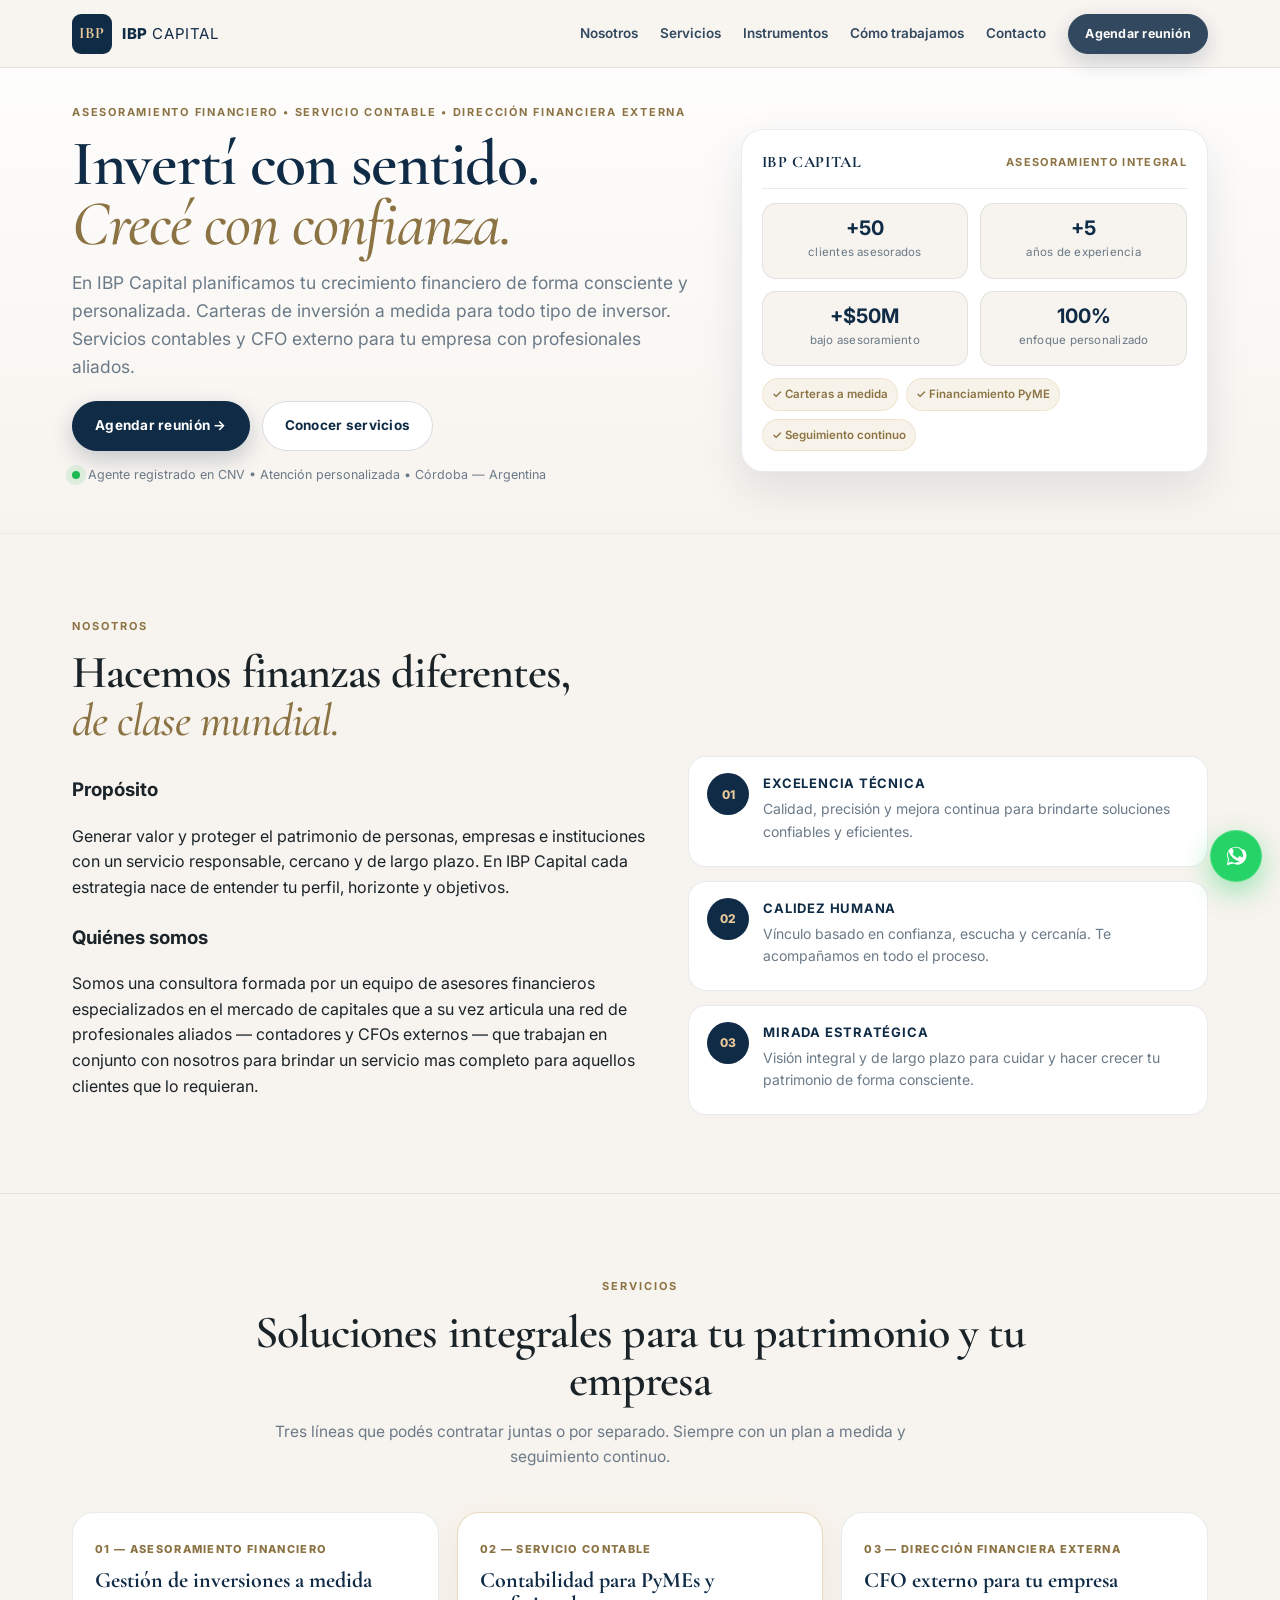
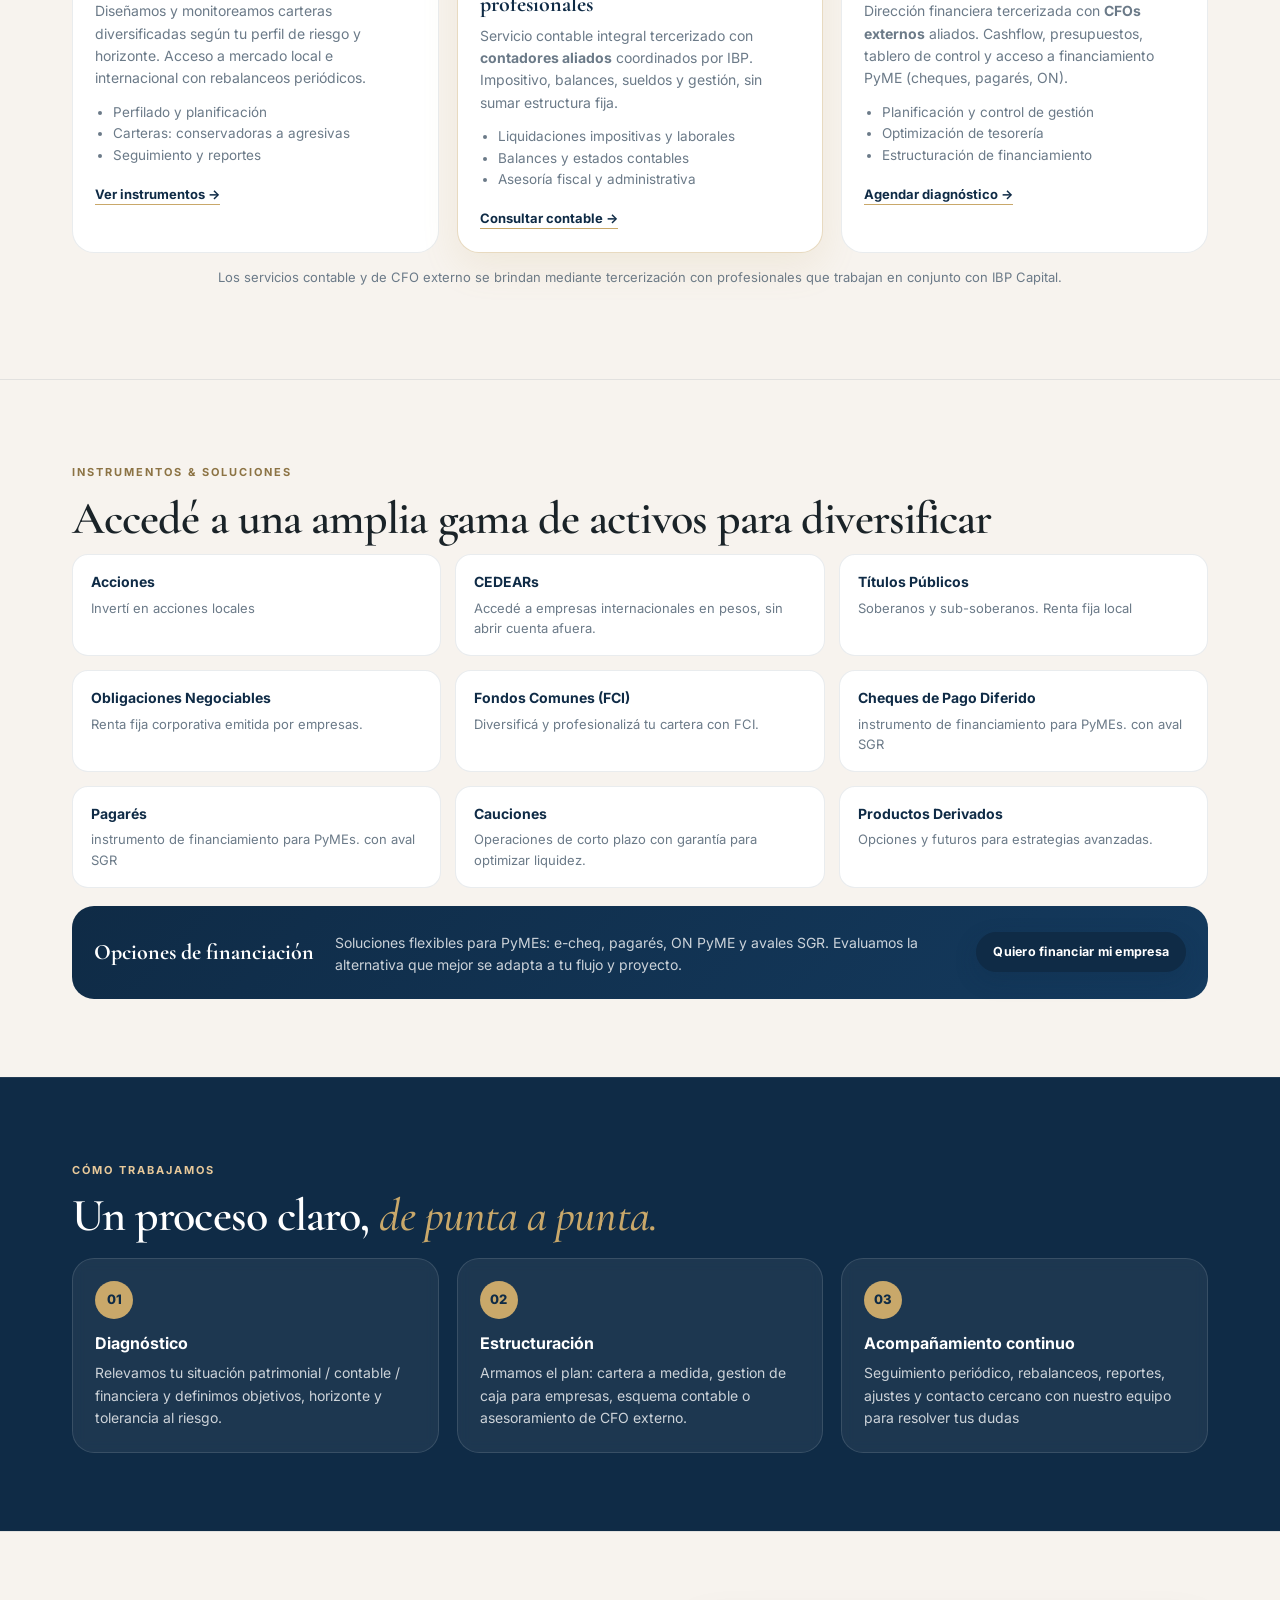
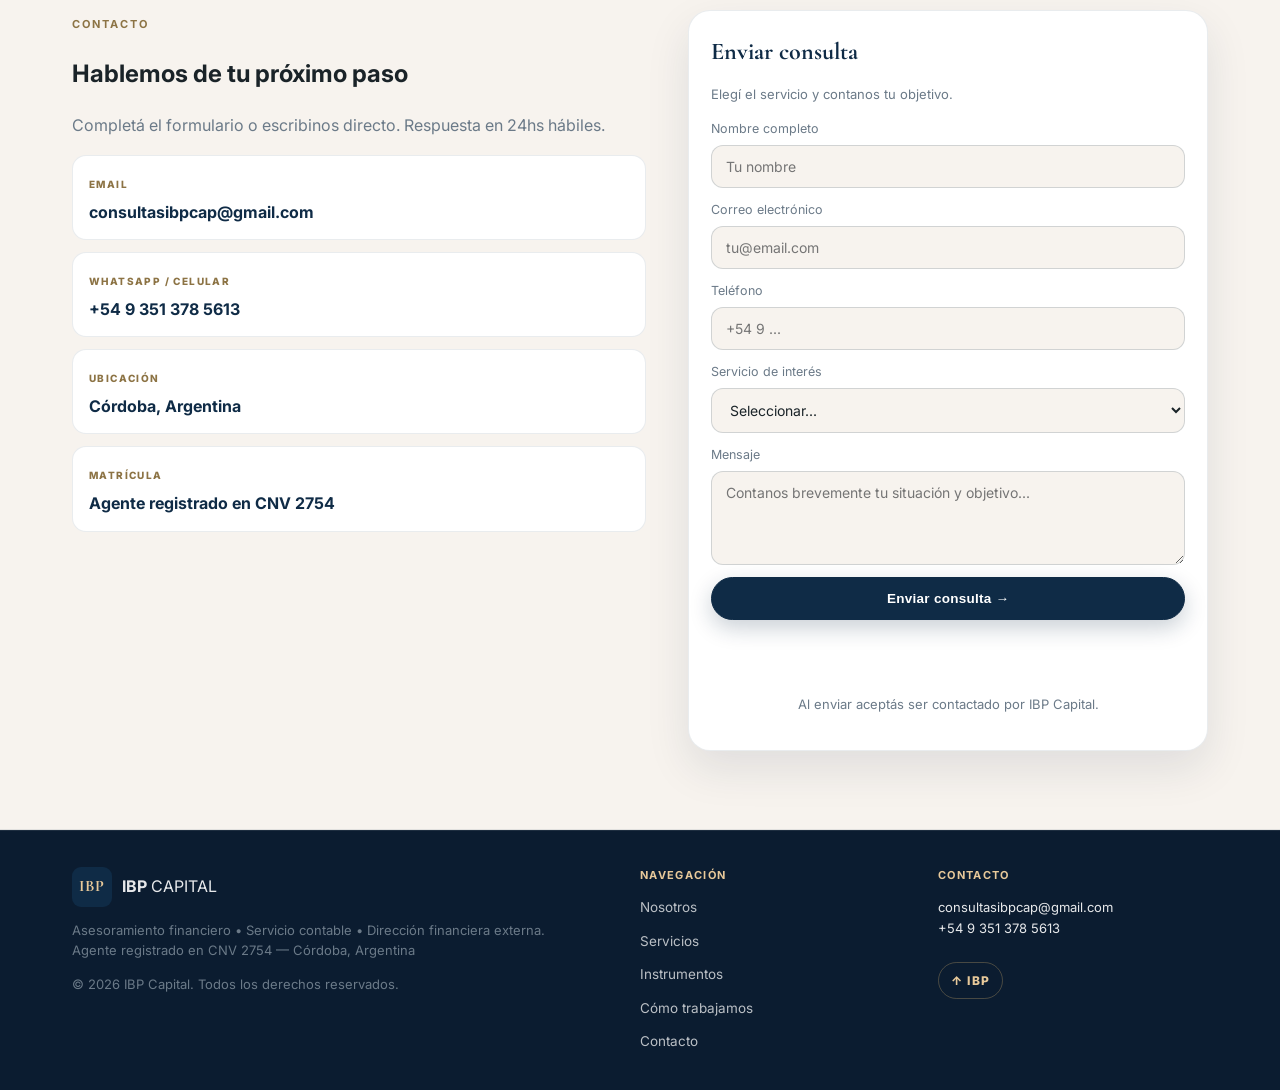
<file: index.html>
<!DOCTYPE html>
<html lang="es">
<head>
  <meta charset="UTF-8" />
  <meta name="viewport" content="width=device-width, initial-scale=1.0" />
  <!-- EDITABLE: SEO -->
  <title>IBP Capital | Asesoramiento financiero, servicio contable y dirección financiera externa</title>
  <meta name="description" content="IBP Capital — Asesoramiento financiero, servicio contable y dirección financiera externa (CFO externo) para PyMEs, empresas y familias. Estrategias a medida, con profesionales aliados. Agente registrado CNV 2754 Córdoba." />
  <meta name="robots" content="index, follow, max-image-preview:large" />
  <link rel="canonical" href="https://ibp-capital-pagina-web.vercel.app/" />
  <!-- Open Graph -->
  <meta property="og:type" content="website" />
  <meta property="og:url" content="https://ibp-capital-pagina-web.vercel.app/" />
  <meta property="og:title" content="IBP Capital | Asesoramiento financiero y CFO externo en Córdoba" />
  <meta property="og:description" content="Invertí con sentido. Crecé con confianza. Asesoramiento financiero + Servicio contable + CFO externo para PyMEs y familias en Córdoba. Agente registrado CNV 2754." />
  <meta property="og:image" content="https://ibp-capital-pagina-web.vercel.app/assets/og-image.png" />
  <meta property="og:image:width" content="1200" />
  <meta property="og:image:height" content="630" />
  <meta property="og:site_name" content="IBP Capital" />
  <meta property="og:locale" content="es_AR" />
  <!-- Twitter Card -->
  <meta name="twitter:card" content="summary_large_image" />
  <meta name="twitter:title" content="IBP Capital | Asesoramiento financiero y CFO externo en Córdoba" />
  <meta name="twitter:description" content="Invertí con sentido. Crecé con confianza. IBP Capital — Córdoba." />
  <meta name="twitter:image" content="https://ibp-capital-pagina-web.vercel.app/assets/og-image.png" />
  <!-- Geo tags para SEO local -->
  <meta name="geo.region" content="AR-X" />
  <meta name="geo.placename" content="Córdoba" />
  <!-- JSON-LD Entidad IBP Capital para SEO marca "IBP Capital" -->
  <script type="application/ld+json">{"@context":"https://schema.org","@type":"FinancialService","name":"IBP Capital","alternateName":["IBP","IBP CAPITAL"],"url":"https://ibp-capital-pagina-web.vercel.app/","logo":"https://ibp-capital-pagina-web.vercel.app/assets/logo-ibp-capital.png","image":"https://ibp-capital-pagina-web.vercel.app/assets/logo-ibp-capital.png","description":"Asesoramiento financiero, servicio contable y dirección financiera externa (CFO externo) para PyMEs, empresas y familias en Córdoba. Agente registrado CNV 2754.","address":{"@type":"PostalAddress","addressLocality":"Córdoba","addressRegion":"Córdoba","addressCountry":"AR"},"email":"consultasibpcap@gmail.com","telephone":"+5493513785613","areaServed":"AR","priceRange":"$$","knowsAbout":["asesoramiento financiero","mercado de capitales","CFO externo","servicio contable PyME","cheques avalados SGR","pagarés"]}</script>
  <script type="application/ld+json">{"@context":"https://schema.org","@type":"Organization","name":"IBP Capital","url":"https://ibp-capital-pagina-web.vercel.app/","logo":"https://ibp-capital-pagina-web.vercel.app/assets/logo-ibp-capital.png","sameAs":[]}</script>
  <link rel="icon" href="data:image/svg+xml,<svg xmlns='http://www.w3.org/2000/svg' viewBox='0 0 32 32'><rect width='32' height='32' rx='6' fill='%230F2B46'/><text x='50%' y='55%' dominant-baseline='middle' text-anchor='middle' font-family='serif' font-weight='700' font-size='14' fill='%23C9A86A'>IBP</text></svg>" />
  <link rel="preconnect" href="https://fonts.googleapis.com">
  <link rel="preconnect" href="https://fonts.gstatic.com" crossorigin>
  <link href="https://fonts.googleapis.com/css2?family=Cormorant+Garamond:wght@500;600;700&family=Inter:wght@400;500;600;700&display=swap" rel="stylesheet">
  <link rel="stylesheet" href="css/style.css" />
</head>
<body>
  <!-- NAVBAR -->
  <nav class="navbar" id="navbar">
    <div class="container nav-inner">
      <a href="#inicio" class="logo" aria-label="IBP Capital inicio">
        <!-- LOGO PROVISORIO tipográfico -->
        <span class="logo-mark">IBP</span>
        <span class="logo-text"><strong>IBP</strong> CAPITAL</span>
      </a>
      <div class="nav-links" id="navLinks">
        <a href="#nosotros">Nosotros</a>
        <a href="#servicios">Servicios</a>
        <a href="#instrumentos">Instrumentos</a>
        <a href="#metodo">Cómo trabajamos</a>
        <a href="#contacto">Contacto</a>
        <a href="#contacto" class="btn btn-navy btn-sm">Agendar reunión</a>
      </div>
      <button class="hamburger" id="hamburger" aria-label="Abrir menú"><span></span><span></span><span></span></button>
    </div>
  </nav>

  <!-- HERO -->
  <section id="inicio" class="hero">
    <div class="container hero-grid">
      <div>
        <!-- EDITABLE: Hero -->
        <p class="eyebrow reveal">Asesoramiento financiero • Servicio contable • Dirección financiera externa</p>
        <h1 class="reveal d1">Invertí con sentido.<br><span>Crecé con confianza.</span></h1>
        <p class="hero-sub reveal d2">En IBP Capital planificamos tu crecimiento financiero de forma consciente y personalizada. Carteras de inversión a medida para todo tipo de inversor. Servicios contables y CFO externo para tu empresa con profesionales aliados.</p>
        <div class="hero-actions reveal d3">
          <a href="#contacto" class="btn btn-navy">Agendar reunión →</a>
          <a href="#servicios" class="btn btn-ghost">Conocer servicios</a>
        </div>
        <p class="hero-trust reveal d3"><span class="dot"></span> Agente registrado en CNV • Atención personalizada • Córdoba — Argentina</p>
      </div>
      <div class="hero-card reveal d1">
        <div class="hero-card-head">
          <strong>IBP CAPITAL</strong><span>Asesoramiento integral</span>
        </div>
        <div class="hero-stats">
          <!-- EDITABLE: Stats -->
          <div><strong>+50</strong><span>clientes asesorados</span></div>
          <div><strong>+5</strong><span>años de experiencia</span></div>
          <div><strong>+$50M</strong><span>bajo asesoramiento</span></div>
          <div><strong>100%</strong><span>enfoque personalizado</span></div>
        </div>
        <div class="hero-mini">
          <span>✓ Carteras a medida</span><span>✓ Financiamiento PyME</span><span>✓ Seguimiento continuo</span>
        </div>
      </div>
    </div>
  </section>

  <!-- PROPÓSITO / VALORES — inspiración SyC -->
  <section id="nosotros" class="section">
    <div class="container">
      <div class="section-header reveal">
        <span class="section-num">Nosotros</span>
        <h2>Hacemos finanzas diferentes,<br><em>de clase mundial.</em></h2>
      </div>
      <div class="grid-2">
        <!-- EDITABLE: Nosotros -->
        <div class="reveal">
          <h3>Propósito</h3>
          <p>Generar valor y proteger el patrimonio de personas, empresas e instituciones con un servicio responsable, cercano y de largo plazo. En IBP Capital cada estrategia nace de entender tu perfil, horizonte y objetivos.</p>
          <h3 style="margin-top:22px">Quiénes somos</h3>
          <p>Somos una consultora formada por un equipo de asesores financieros especializados en el mercado de capitales que a su vez articula una red de profesionales aliados — contadores y CFOs externos — que trabajan en conjunto con nosotros para brindar un servicio mas completo para aquellos clientes que lo requieran.</p>

        </div>
        <div class="valores reveal d1">
          <div class="valor">
            <span>01</span>
            <div><h4>Excelencia Técnica</h4><p>Calidad, precisión y mejora continua para brindarte soluciones confiables y eficientes.</p></div>
          </div>
          <div class="valor">
            <span>02</span>
            <div><h4>Calidez Humana</h4><p>Vínculo basado en confianza, escucha y cercanía. Te acompañamos en todo el proceso.</p></div>
          </div>
          <div class="valor">
            <span>03</span>
            <div><h4>Mirada Estratégica</h4><p>Visión integral y de largo plazo para cuidar y hacer crecer tu patrimonio de forma consciente.</p></div>
          </div>

        </div>
      </div>
    </div>
  </section>

  <!-- SERVICIOS PRINCIPALES — 3 pilares IBP -->
  <section id="servicios" class="section section-cream">
    <div class="container">
      <div class="section-header center reveal">
        <span class="section-num">Servicios</span>
        <!-- EDITABLE: Header servicios -->
        <h2>Soluciones integrales para tu patrimonio y tu empresa</h2>
        <p class="section-sub">Tres líneas que podés contratar juntas o por separado. Siempre con un plan a medida y seguimiento continuo.</p>
      </div>
      <div class="cards-3">
        <!-- EDITABLE: Servicio 1 -->
        <article class="card reveal">
          <span class="card-num">01 — Asesoramiento financiero</span>
          <h3>Gestión de inversiones a medida</h3>
          <p>Diseñamos y monitoreamos carteras diversificadas según tu perfil de riesgo y horizonte. Acceso a mercado local e internacional con rebalanceos periódicos.</p>
          <ul>
            <li>Perfilado y planificación</li>
            <li>Carteras: conservadoras a agresivas</li>
            <li>Seguimiento y reportes</li>
          </ul>
          <a href="#instrumentos" class="card-link">Ver instrumentos →</a>
        </article>
        <!-- EDITABLE: Servicio 2 -->
        <article class="card card-featured reveal d1">
          <span class="card-num">02 — Servicio contable</span>
          <h3>Contabilidad para PyMEs y profesionales</h3>
          <p>Servicio contable integral tercerizado con <strong>contadores aliados</strong> coordinados por IBP. Impositivo, balances, sueldos y gestión, sin sumar estructura fija.</p>
          <ul>
            <li>Liquidaciones impositivas y laborales</li>
            <li>Balances y estados contables</li>
            <li>Asesoría fiscal y administrativa</li>
          </ul>
          <a href="#contacto" class="card-link">Consultar contable →</a>
        </article>
        <!-- EDITABLE: Servicio 3 -->
        <article class="card reveal d2">
          <span class="card-num">03 — Dirección financiera externa</span>
          <h3>CFO externo para tu empresa</h3>
          <p>Dirección financiera tercerizada con <strong>CFOs externos</strong> aliados. Cashflow, presupuestos, tablero de control y acceso a financiamiento PyME (cheques, pagarés, ON).</p>
          <ul>
            <li>Planificación y control de gestión</li>
            <li>Optimización de tesorería</li>
            <li>Estructuración de financiamiento</li>
          </ul>
          <a href="#contacto" class="card-link">Agendar diagnóstico →</a>
        </article>
      </div>
      <p class="center muted small" style="margin-top:14px">Los servicios contable y de CFO externo se brindan mediante tercerización con profesionales que trabajan en conjunto con IBP Capital.</p>
    </div>
  </section>

  <!-- INSTRUMENTOS — grid SyC -->
  <section id="instrumentos" class="section">
    <div class="container">
      <div class="section-header reveal">
        <span class="section-num">Instrumentos & Soluciones</span>
        <h2>Accedé a una amplia gama de activos para diversificar</h2>

      </div>
      <div class="grid-instrumentos reveal d1">
        <!-- EDITABLE: cada instrumento -->
        <div class="inst"><h4>Acciones</h4><p>Invertí en acciones locales</p></div>
        <div class="inst"><h4>CEDEARs</h4><p>Accedé a empresas internacionales en pesos, sin abrir cuenta afuera.</p></div>
        <div class="inst"><h4>Títulos Públicos</h4><p>Soberanos y sub-soberanos. Renta fija local</p></div>
        <div class="inst"><h4>Obligaciones Negociables</h4><p>Renta fija corporativa emitida por empresas.</p></div>
        <div class="inst"><h4>Fondos Comunes (FCI)</h4><p>Diversificá y profesionalizá tu cartera con FCI.</p></div>
        <div class="inst"><h4>Cheques de Pago Diferido</h4><p>instrumento de financiamiento para PyMEs. con aval SGR</p></div>
        <div class="inst"><h4>Pagarés</h4><p>instrumento de financiamiento para PyMEs. con aval SGR</p></div>
        <div class="inst"><h4>Cauciones</h4><p>Operaciones de corto plazo con garantía para optimizar liquidez.</p></div>
        <div class="inst"><h4>Productos Derivados</h4><p>Opciones y futuros para estrategias avanzadas.</p></div>
      </div>
      <div class="financiacion reveal">
        <h3>Opciones de financiación</h3>
        <p>Soluciones flexibles para PyMEs: e-cheq, pagarés, ON PyME y avales SGR. Evaluamos la alternativa que mejor se adapta a tu flujo y proyecto.</p>
        <a href="#contacto" class="btn btn-navy btn-sm">Quiero financiar mi empresa</a>
      </div>
    </div>
  </section>

  <!-- CÓMO TRABAJAMOS — 3 pasos Mabra -->
  <section id="metodo" class="section section-navy">
    <div class="container">
      <div class="section-header reveal">
        <span class="section-num light">Cómo trabajamos</span>
        <h2 style="color:#fff">Un proceso claro, <em style="color:var(--gold)">de punta a punta.</em></h2>
      </div>
      <div class="steps">
        <div class="step reveal">
          <span>01</span>
          <h4>Diagnóstico</h4>
          <p>Relevamos tu situación patrimonial / contable / financiera y definimos objetivos, horizonte y tolerancia al riesgo.</p>
        </div>
        <div class="step reveal d1">
          <span>02</span>
          <h4>Estructuración</h4>
          <p>Armamos el plan: cartera a medida, gestion de caja para empresas, esquema contable o asesoramiento de CFO externo.</p>
        </div>
        <div class="step reveal d2">
          <span>03</span>
          <h4>Acompañamiento continuo</h4>
          <p>Seguimiento periódico, rebalanceos, reportes, ajustes y contacto cercano con nuestro equipo para resolver tus dudas</p>
        </div>
      </div>
    </div>
  </section>

  <!-- CONTACTO -->
  <section id="contacto" class="section section-cream">
    <div class="container">
      <div class="grid-2">
        <div class="reveal">
          <span class="section-num">Contacto</span>
          <h2>Hablemos de tu próximo paso</h2>
          <p class="muted">Completá el formulario o escribinos directo. Respuesta en 24hs hábiles.</p>
          <div class="contact-info">
            <!-- EDITABLE: Contacto -->
            <div class="ci"><span>Email</span><a href="mailto:consultasibpcap@gmail.com">consultasibpcap@gmail.com</a></div>
            <div class="ci"><span>WhatsApp / Celular</span><a href="https://wa.me/5493513785613?text=Hola%20IBP%20Capital%20quisiera%20asesoramiento">+54 9 351 378 5613</a></div>
            <div class="ci"><span>Ubicación</span><strong>Córdoba, Argentina</strong></div>
            <div class="ci"><span>Matrícula</span><strong>Agente registrado en CNV 2754</strong></div>
          </div>
        </div>
        <div class="form-wrap reveal d1">
          <h3>Enviar consulta</h3>
          <p class="muted small">Elegí el servicio y contanos tu objetivo.</p>
          <!-- EDITABLE: Formulario -->
          <form id="contactForm" action="https://formsubmit.co/consultasibpcap@gmail.com" method="POST">
            <input type="hidden" name="_subject" value="Nueva consulta IBP Capital web" />
            <input type="hidden" name="_captcha" value="false" />
            <input type="hidden" name="_template" value="table" />
            <input type="hidden" name="_next" value="https://ibp-capital-pagina-web.vercel.app/" />
            <input type="text" name="_honey" style="display:none" />
            <label>Nombre completo<input type="text" name="nombre" placeholder="Tu nombre" required /></label>
            <label>Correo electrónico<input type="email" name="email" placeholder="tu@email.com" required /></label>
            <label>Teléfono<input type="tel" name="telefono" placeholder="+54 9 ... " /></label>
            <label>Servicio de interés
              <select name="servicio" required>
                <option value="">Seleccionar...</option>
                <option>Asesoramiento financiero</option>
                <option>Servicio contable</option>
                <option>Dirección financiera externa (CFO)</option>
                <option>Financiamiento PyME</option>
                <option>Otro</option>
              </select>
            </label>
            <label>Mensaje<textarea name="mensaje" rows="4" placeholder="Contanos brevemente tu situación y objetivo..." required></textarea></label>
            <button type="submit" class="btn btn-navy btn-block" id="submitBtn">Enviar consulta →</button>
            <p id="formStatus" class="form-status"></p>
            <p class="muted small" style="text-align:center; margin-top:6px">Al enviar aceptás ser contactado por IBP Capital.</p>
          </form>
        </div>
      </div>
    </div>
  </section>

  <footer class="footer">
    <div class="container">
      <div class="footer-grid">
        <div>
          <div class="logo footer-logo"><span class="logo-mark">IBP</span><span><strong>IBP</strong> CAPITAL</span></div>
          <p class="muted small">Asesoramiento financiero • Servicio contable • Dirección financiera externa.<br>Agente registrado en CNV 2754 — Córdoba, Argentina</p>
          <p class="muted small">© 2026 IBP Capital. Todos los derechos reservados.</p>
        </div>
        <div>
          <h4>Navegación</h4>
          <ul class="footer-links">
            <li><a href="#nosotros">Nosotros</a></li><li><a href="#servicios">Servicios</a></li><li><a href="#instrumentos">Instrumentos</a></li><li><a href="#metodo">Cómo trabajamos</a></li><li><a href="#contacto">Contacto</a></li>
          </ul>
        </div>
        <div>
          <h4>Contacto</h4>
          <p class="small"><a href="mailto:consultasibpcap@gmail.com">consultasibpcap@gmail.com</a><br><a href="https://wa.me/5493513785613">+54 9 351 378 5613</a></p>
          <a href="#inicio" class="to-top">↑ IBP</a>
        </div>
      </div>
    </div>
  </footer>

  <a class="whatsapp-float" href="https://wa.me/5493513785613?text=Hola%20IBP%20Capital%20quisiera%20asesoramiento" target="_blank" rel="noopener" aria-label="WhatsApp IBP Capital">
    <svg viewBox="0 0 24 24" width="22" height="22" fill="currentColor"><path d="M19.05 4.94A9.91 9.91 0 0 0 12.04 2C6.58 2 2.14 6.45 2.14 10.92c0 1.57.41 3.1 1.19 4.45L2 22l6.77-1.78a9.87 9.87 0 0 0 4.74 1.21h.01c5.46 0 9.9-4.45 9.9-9.92 0-2.65-1.03-5.14-2.9-7.01l.03.04ZM12.05 19.6h-.01a8.13 8.13 0 0 1-4.15-1.14l-.3-.18-4.02 1.06 1.07-3.92-.2-.4a8.09 8.09 0 0 1-1.24-4.1c0-4.52 3.67-8.2 8.19-8.2 2.19 0 4.25.85 5.8 2.4a8.18 8.18 0 0 1 2.4 5.8c0 4.52-3.68 8.2-8.19 8.2l.45-.52Zm6.7-6.16c-.37-.19-2.2-1.09-2.54-1.21-.34-.12-.59-.19-.84.19-.25.37-.96 1.21-1.18 1.46-.22.25-.44.28-.81.09-.37-.19-1.56-.58-2.97-1.84-1.1-.98-1.84-2.19-2.06-2.56-.22-.37-.02-.57.16-.76.16-.16.37-.44.56-.66.18-.22.25-.37.37-.62.12-.25.06-.47-.03-.66-.09-.19-.84-2.03-1.15-2.78-.3-.72-.61-.62-.84-.63l-.72-.01c-.25 0-.66.09-1 .47-.34.37-1.31 1.28-1.31 3.12s1.34 3.62 1.53 3.87c.19.25 2.64 4.03 6.4 5.65.89.38 1.59.61 2.13.78.9.29 1.71.25 2.36.15.72-.11 2.2-.9 2.51-1.77.31-.87.31-1.62.22-1.77-.09-.15-.34-.25-.71-.43l-.02-.02Z"/></svg>
  </a>
  <script src="js/main.js"></script>
</body>
</html>
</file>
<file: css/style.css>
:root{
  --bg:#F7F3EE;
  --bg-cream:#F0E8D9;
  --bg-white:#FFFFFF;
  --navy:#0F2B46;
  --navy2:#143A5E;
  --navy3:#0B1C30;
  --gold:#C9A86A;
  --gold2:#E8C99A;
  --gold3:#8C7344;
  --line:rgba(15,43,70,.09);
  --line2:rgba(15,43,70,.16);
  --text:#1A2328;
  --muted:#6B7A88;
  --muted2:#8A9AA8;
  --radius:18px;
  --radius-lg:22px;
  --max:1180px;
  --nav-h:68px;
}
*{box-sizing:border-box}
html{scroll-behavior:smooth}
body{margin:0; background:var(--bg); color:var(--text); font-family:Inter, system-ui, sans-serif; line-height:1.6; -webkit-font-smoothing:antialiased}
a{color:inherit; text-decoration:none}
img{max-width:100%}
.container{max-width:var(--max); margin:0 auto; padding:0 22px}
.section{padding:78px 0; position:relative}
.section-cream{background:var(--bg); border-top:1px solid var(--line); border-bottom:1px solid var(--line)}
.section-navy{background:var(--navy); color:#fff; border-top:1px solid rgba(255,255,255,.08)}
.section-header h2{font-family:"Cormorant Garamond", serif; font-size: clamp(32px, 4.2vw, 46px); line-height:1.05; margin:10px 0 12px; font-weight:600; letter-spacing:-.02em}
.section-header.center{text-align:center; max-width:780px; margin:0 auto 42px}
.section-header h2 em{font-weight:500; font-style:italic; color:var(--gold3)}
.section-navy .section-header h2 em{color:var(--gold2)}
.section-sub{color:var(--muted); font-size:15.5px; max-width:680px}
.section-navy .section-sub{color:rgba(255,255,255,.72)}
.section-num{font-size:11px; letter-spacing:.18em; text-transform:uppercase; color:var(--gold3); font-weight:700}
.section-num.light{color:var(--gold2)}
.grid-2{display:grid; grid-template-columns:1.05fr .95fr; gap:42px}
@media(max-width:900px){ .grid-2{grid-template-columns:1fr} .section{padding:54px 0} }
.eyebrow{font-size:11px; letter-spacing:.16em; text-transform:uppercase; color:var(--gold3); font-weight:700; margin:0 0 12px}
.muted{color:var(--muted)} .small{font-size:13px} .center{text-align:center}

/* NAV */
.navbar{position:fixed; inset:0 0 auto 0; height:var(--nav-h); display:flex; align-items:center; background:rgba(247,243,238,.86); backdrop-filter:blur(14px) saturate(1.2); border-bottom:1px solid var(--line); z-index:40}
.nav-inner{display:flex; align-items:center; justify-content:space-between; width:100%}
.logo{display:flex; align-items:center; gap:10px}
.logo-mark{width:40px; height:40px; display:grid; place-items:center; background:var(--navy); color:var(--gold2); font-family:"Cormorant Garamond", serif; font-weight:700; font-size:16px; letter-spacing:.06em; border-radius:9px}
.logo-text{font-size:15px; letter-spacing:.04em; color:var(--navy)}
.logo-text strong{font-weight:800}
.logo-badge{font-size:9px; font-weight:800; letter-spacing:.1em; background:var(--gold); color:var(--navy); padding:4px 6px; border-radius:999px}
.nav-links{display:flex; align-items:center; gap:22px; font-size:13.5px; font-weight:600; color:var(--navy)}
.nav-links a{opacity:.85; transition:.2s} .nav-links a:hover{opacity:1; color:var(--gold3)}
.hamburger{display:none; flex-direction:column; gap:5px; background:none; border:none; cursor:pointer; padding:6px}
.hamburger span{width:22px; height:2px; background:var(--navy); border-radius:2px; transition:.2s}
@media(max-width:860px){
  .nav-links{position:fixed; top:var(--nav-h); left:0; right:0; background:var(--bg-white); border-bottom:1px solid var(--line); flex-direction:column; align-items:flex-start; padding:18px 22px 22px; gap:14px; transform:translateY(-120%); opacity:0; pointer-events:none; transition:.25s}
  .nav-links.open{transform:translateY(0); opacity:1; pointer-events:auto}
  .hamburger{display:flex}
}

/* BUTTONS */
.btn{display:inline-flex; align-items:center; justify-content:center; gap:8px; padding:13px 22px; border-radius:999px; font-size:13.5px; font-weight:700; letter-spacing:.02em; border:1px solid transparent; cursor:pointer; transition:.22s}
.btn-navy{background:var(--navy); color:#fff; border-color:var(--navy); box-shadow:0 8px 22px rgba(15,43,70,.22)}
.btn-navy:hover{background:var(--navy2); transform:translateY(-1px)}
.btn-ghost{background:var(--bg-white); color:var(--navy); border-color:var(--line2)}
.btn-ghost:hover{border-color:var(--navy); background:#fff}
.btn-sm{padding:9px 16px; font-size:12.5px}
.btn-block{width:100%}

/* HERO */
.hero{padding: calc(var(--nav-h) + 36px) 0 36px; background: linear-gradient(180deg, var(--bg-white), var(--bg)); border-bottom:1px solid var(--line)}
.hero-grid{display:grid; grid-template-columns:1.15fr .85fr; gap:36px; align-items:center}
@media(max-width:900px){ .hero-grid{grid-template-columns:1fr} }
.hero h1{font-family:"Cormorant Garamond", serif; font-size: clamp(42px, 5.6vw, 64px); line-height:.95; margin:0; font-weight:600; color:var(--navy); letter-spacing:-.02em}
.hero h1 span{font-style:italic; font-weight:500; color:var(--gold3)}
.hero-sub{color:var(--muted); font-size: clamp(15px, 1.5vw, 17.5px); margin:14px 0 20px; max-width:640px}
.hero-sub strong{color:var(--text)}
.hero-actions{display:flex; gap:12px; flex-wrap:wrap}
.hero-trust{margin-top:14px; font-size:12.5px; color:var(--muted); display:flex; align-items:center; gap:8px}
.hero-trust .dot{width:8px; height:8px; background:#1DB954; border-radius:50%; display:inline-block; box-shadow:0 0 0 6px rgba(29,185,84,.12)}
.hero-card{background:var(--bg-white); border:1px solid var(--line); border-radius:var(--radius-lg); padding:20px; box-shadow:0 18px 44px rgba(15,43,70,.10)}
.hero-card-head{display:flex; justify-content:space-between; align-items:center; border-bottom:1px solid var(--line); padding-bottom:12px; margin-bottom:14px}
.hero-card-head strong{font-family:"Cormorant Garamond", serif; color:var(--navy); letter-spacing:.04em}
.hero-card-head span{font-size:11px; letter-spacing:.12em; text-transform:uppercase; color:var(--gold3); font-weight:700}
.hero-stats{display:grid; grid-template-columns:1fr 1fr; gap:12px}
.hero-stats div{background:var(--bg); border:1px solid var(--line); border-radius:14px; padding:14px; text-align:center}
.hero-stats strong{display:block; font-size:20px; color:var(--navy); line-height:1}
.hero-stats span{font-size:11.5px; color:var(--muted); letter-spacing:.02em}
.hero-mini{display:flex; flex-wrap:wrap; gap:8px; margin-top:12px}
.hero-mini span{font-size:11.5px; background:rgba(201,168,106,.14); border:1px solid rgba(201,168,106,.22); color:var(--gold3); padding:6px 9px; border-radius:999px; font-weight:600}

/* VALORES */
.valores{display:grid; gap:14px}
.valor{display:flex; gap:14px; background:var(--bg-white); border:1px solid var(--line); border-radius:var(--radius); padding:16px 18px; transition:.2s}
.valor:hover{border-color:rgba(201,168,106,.32); transform:translateY(-1px)}
.valor span{width:42px; height:42px; display:grid; place-items:center; background:var(--navy); color:var(--gold2); border-radius:50%; font-size:12px; font-weight:800; flex-shrink:0}
.valor h4{margin:0; font-size:13px; letter-spacing:.06em; text-transform:uppercase; color:var(--navy)}
.valor p{margin:4px 0 0; font-size:14px; color:var(--muted)}

/* CARDS */
.cards-3{display:grid; grid-template-columns:repeat(3,1fr); gap:18px}
@media(max-width:980px){ .cards-3{grid-template-columns:1fr} }
.card{background:var(--bg-white); border:1px solid var(--line); border-radius:var(--radius-lg); padding:22px; position:relative; transition:.22s}
.card:hover{transform:translateY(-2px); box-shadow:0 14px 36px rgba(15,43,70,.10); border-color:rgba(201,168,106,.26)}
.card-featured{border-color:rgba(201,168,106,.42); box-shadow:0 14px 36px rgba(201,168,106,.14)}
.card-featured .badge{position:absolute; top:14px; right:14px; font-size:10px; font-weight:800; letter-spacing:.1em; text-transform:uppercase; background:var(--gold); color:var(--navy); padding:6px 9px; border-radius:999px}
.card-num{font-size:11px; letter-spacing:.12em; text-transform:uppercase; color:var(--gold3); font-weight:800}
.card h3{font-family:"Cormorant Garamond", serif; font-size:22px; margin:8px 0 8px; color:var(--navy); line-height:1.1}
.card p{font-size:14px; color:var(--muted); margin:0}
.card ul{margin:12px 0 14px; padding-left:18px; color:var(--muted); font-size:13.5px}
.card-link{font-size:13px; font-weight:700; color:var(--navy); border-bottom:1px solid var(--gold); padding-bottom:2px}

/* INSTRUMENTOS */
.grid-instrumentos{display:grid; grid-template-columns:repeat(3,1fr); gap:14px}
@media(max-width:980px){ .grid-instrumentos{grid-template-columns:1fr 1fr} }
@media(max-width:560px){ .grid-instrumentos{grid-template-columns:1fr} }
.inst{background:var(--bg-white); border:1px solid var(--line); border-radius:16px; padding:16px 18px; transition:.2s}
.inst:hover{border-color:rgba(201,168,106,.28)}
.inst h4{margin:0 0 4px; font-size:14px; color:var(--navy)}
.inst p{margin:0; font-size:13px; color:var(--muted)}
.financiacion{margin-top:18px; background:linear-gradient(135deg, var(--navy), var(--navy2)); color:#fff; border-radius:var(--radius-lg); padding:22px; display:flex; justify-content:space-between; align-items:center; gap:16px; flex-wrap:wrap}
.financiacion h3{margin:0; font-family:"Cormorant Garamond", serif; font-size:22px}
.financiacion p{margin:4px 0 0; color:rgba(255,255,255,.78); font-size:14px; max-width:620px}

/* STEPS */
.steps{display:grid; grid-template-columns:repeat(3,1fr); gap:18px; margin-top:18px}
@media(max-width:800px){ .steps{grid-template-columns:1fr} }
.step{background:rgba(255,255,255,.06); border:1px solid rgba(255,255,255,.12); border-radius:var(--radius-lg); padding:22px; backdrop-filter:blur(6px)}
.step span{width:38px; height:38px; display:grid; place-items:center; background:var(--gold); color:var(--navy); border-radius:50%; font-weight:800; font-size:13px}
.step h4{margin:12px 0 6px; font-size:16px; color:#fff}
.step p{margin:0; font-size:14px; color:rgba(255,255,255,.78)}

/* EQUIPO */
.equipo-grid{max-width:900px; margin:0 auto}
.equipo-card{background:var(--bg-white); border:1px solid var(--line); border-radius:var(--radius-lg); padding:24px; transition:.2s}
.equipo-card:hover{border-color:rgba(201,168,106,.28)}
.equipo-icon{width:46px; height:46px; display:grid; place-items:center; background:var(--navy); color:var(--gold2); border-radius:50%; font-size:18px}
.equipo-card h3{font-family:"Cormorant Garamond", serif; margin:12px 0 6px; color:var(--navy)}
.equipo-card p{margin:0; color:var(--muted); font-size:14px}
.equipo-card ul{margin:10px 0 0; padding-left:18px; color:var(--muted); font-size:13.5px}

/* CONTACTO */
.contact-info{display:grid; gap:12px; margin-top:16px}
.ci{background:var(--bg-white); border:1px solid var(--line); border-radius:14px; padding:14px 16px}
.ci span{font-size:10px; letter-spacing:.14em; text-transform:uppercase; color:var(--gold3); font-weight:800}
.ci a{color:var(--navy); font-weight:700; display:block; margin-top:4px}
.ci strong{display:block; margin-top:4px; color:var(--navy)}
.form-wrap{background:var(--bg-white); border:1px solid var(--line); border-radius:var(--radius-lg); padding:22px; box-shadow:0 18px 44px rgba(15,43,70,.10)}
.form-wrap h3{font-family:"Cormorant Garamond", serif; margin:0; color:var(--navy); font-size:24px}
.form-wrap form{display:grid; gap:12px; margin-top:14px}
.form-wrap label{font-size:12.5px; color:var(--muted); display:grid; gap:6px}
.form-wrap input, .form-wrap select, .form-wrap textarea{width:100%; padding:12px 14px; border-radius:12px; border:1px solid var(--line2); background:var(--bg); color:var(--text); font-family:Inter, sans-serif; font-size:14px; outline:none; transition:.2s}
.form-wrap input:focus, .form-wrap select:focus, .form-wrap textarea:focus{border-color:var(--gold); background:#fff}
.form-status{min-height:18px; font-size:13px; color:var(--gold3)}

/* FOOTER */
.footer{background:var(--navy3); color:rgba(255,255,255,.9); border-top:1px solid rgba(255,255,255,.08); padding:36px 0}
.footer-grid{display:grid; grid-template-columns:1.4fr .7fr .7fr; gap:28px}
@media(max-width:860px){ .footer-grid{grid-template-columns:1fr} }
.footer-logo{margin-bottom:8px; display:flex; gap:10px; align-items:center}
.footer h4{font-size:11px; letter-spacing:.12em; text-transform:uppercase; color:var(--gold2); margin:0 0 10px}
.footer-links{list-style:none; padding:0; margin:0; display:grid; gap:8px}
.footer-links a{color:rgba(255,255,255,.72); font-size:13.5px}
.footer-links a:hover{color:#fff}
.to-top{display:inline-flex; margin-top:10px; font-size:12px; font-weight:800; letter-spacing:.1em; color:var(--gold2); border:1px solid rgba(201,168,106,.32); padding:8px 12px; border-radius:999px}

/* WHATSAPP */
.whatsapp-float{position:fixed; right:18px; bottom:18px; z-index:30; width:52px; height:52px; display:grid; place-items:center; background:#25D366; color:#fff; border-radius:50%; box-shadow:0 10px 28px rgba(37,211,102,.45); border:1px solid rgba(255,255,255,.18); transition:.2s}
.whatsapp-float:hover{transform:translateY(-2px) scale(1.03)}

/* REVEAL */
.reveal{opacity:0; transform:translateY(14px); transition: opacity .6s ease, transform .6s ease}
.reveal.in{opacity:1; transform:translateY(0)}
.reveal.d1{transition-delay:.08s} .reveal.d2{transition-delay:.16s} .reveal.d3{transition-delay:.24s}
@media(prefers-reduced-motion:reduce){ .reveal{opacity:1; transform:none} }
</file>
